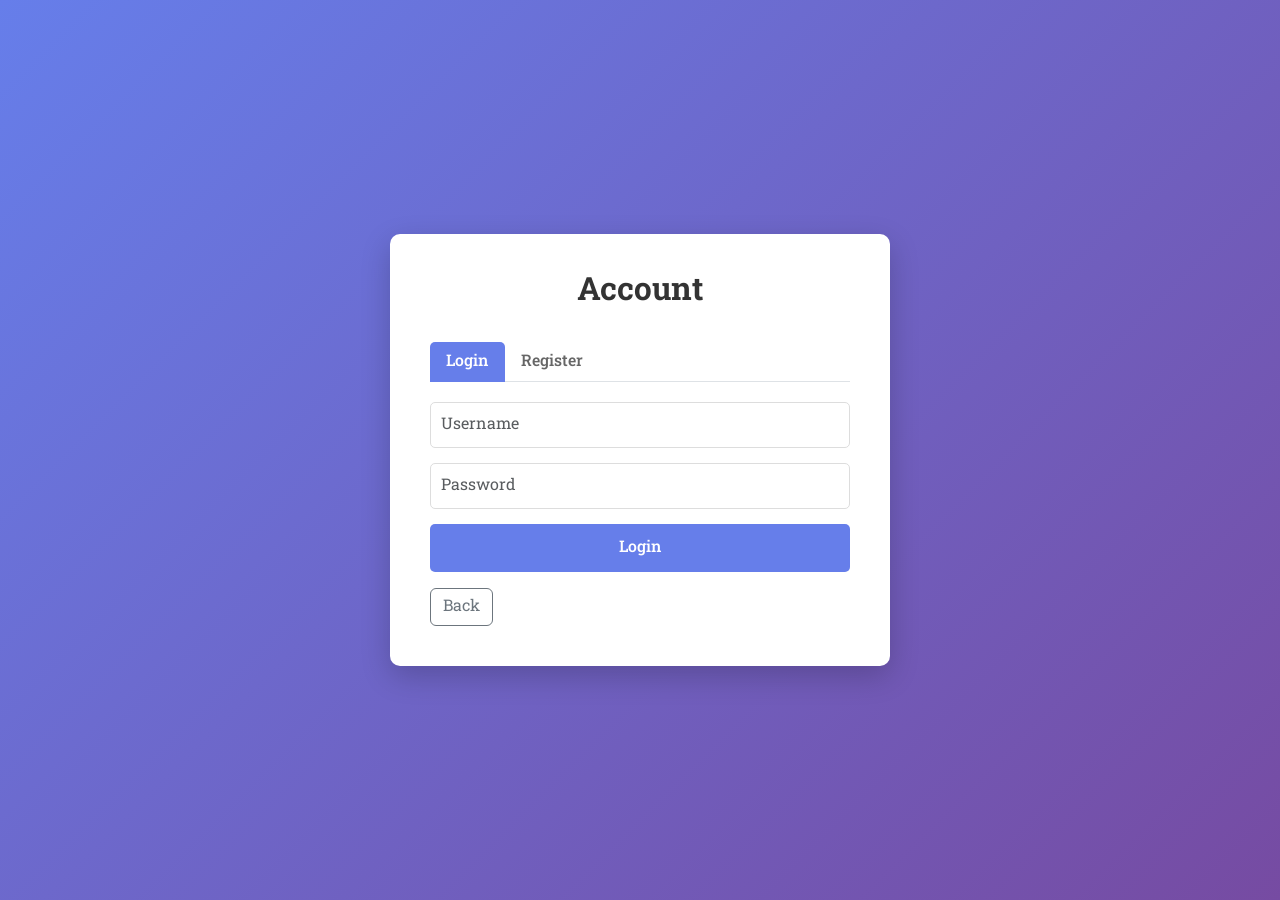
<file: account.html>
<!DOCTYPE html>
<html lang="en">
  <head>
    <meta charset="UTF-8" />
    <meta name="viewport" content="width=device-width, initial-scale=1" />
    <title>Account - TechShop</title>
    <link href="assets/css/bootstrap.css" rel="stylesheet" />
    <link
      rel="stylesheet"
      href="https://cdn.jsdelivr.net/npm/bootstrap-icons@1.13.1/font/bootstrap-icons.min.css"
    />
    <link
      href="https://fonts.googleapis.com/css2?family=Hanuman:wght@100;300;400;700;900&display=swap"
      rel="stylesheet"
    />
    <link rel="stylesheet" href="assets/css/auth-cart.css" />
    <style>
      body {
        background: linear-gradient(135deg, #667eea 0%, #764ba2 100%);
        font-family: "Hanuman", sans-serif;
        min-height: 100vh;
        display: flex;
        align-items: center;
        justify-content: center;
        margin: 0;
      }
      .account-container {
        background: #ffffff;
        border-radius: 10px;
        box-shadow: 0 10px 30px rgba(0, 0, 0, 0.2);
        padding: 40px;
        max-width: 500px;
        width: 100%;
      }
      .account-container h2 {
        text-align: center;
        margin-bottom: 30px;
        color: #333;
        font-weight: 700;
      }
      .nav-tabs .nav-link {
        border: none;
        color: #666;
        font-weight: 600;
      }
      .nav-tabs .nav-link.active {
        background: #667eea;
        color: white;
        border-radius: 5px 5px 0 0;
      }
      .form-control {
        border-radius: 5px;
        border: 1px solid #ddd;
        padding: 10px;
        margin-bottom: 15px;
      }
      .btn-account {
        background: #667eea;
        border: none;
        border-radius: 5px;
        padding: 12px;
        width: 100%;
        color: white;
        font-weight: 600;
        transition: background 0.3s ease;
      }
      .btn-account:hover {
        background: #667eea;
      }
      .tab-content {
        padding-top: 20px;
      }
    </style>
  </head>
  <body>
    <div class="account-container">
      <h2>Account</h2>
      <ul class="nav nav-tabs" id="accountTab" role="tablist">
        <li class="nav-item" role="presentation">
          <button
            class="nav-link active"
            id="login-tab"
            data-bs-toggle="tab"
            data-bs-target="#login"
            type="button"
            role="tab"
            aria-controls="login"
            aria-selected="true"
          >
            Login
          </button>
        </li>
        <li class="nav-item" role="presentation">
          <button
            class="nav-link"
            id="register-tab"
            data-bs-toggle="tab"
            data-bs-target="#register"
            type="button"
            role="tab"
            aria-controls="register"
            aria-selected="false"
          >
            Register
          </button>
        </li>
      </ul>
      <div class="tab-content" id="accountTabContent">
        <div
          class="tab-pane fade show active"
          id="login"
          role="tabpanel"
          aria-labelledby="login-tab"
        >
          <form id="loginForm">
            <input
              type="text"
              id="loginUsername"
              class="form-control"
              placeholder="Username"
              required
            />
            <input
              type="password"
              id="loginPassword"
              class="form-control"
              placeholder="Password"
              required
            />
            <button type="submit" class="btn btn-account">Login</button>
          </form>
          <button
            class="btn btn-outline-secondary mt-3"
            onclick="window.history.back()"
          >
            Back
          </button>
        </div>
        <div
          class="tab-pane fade"
          id="register"
          role="tabpanel"
          aria-labelledby="register-tab"
        >
          <form id="registerForm">
            <input
              type="text"
              id="registerUsername"
              class="form-control"
              placeholder="Username"
              required
            />
            <input
              type="email"
              id="registerEmail"
              class="form-control"
              placeholder="Email"
              required
            />
            <input
              type="password"
              id="registerPassword"
              class="form-control"
              placeholder="Password"
              required
            />
            <button type="submit" class="btn btn-account">Register</button>
          </form>
          <button
            class="btn btn-outline-secondary mt-3"
            onclick="window.history.back()"
          >
            Back
          </button>
        </div>
      </div>
    </div>

    <script src="assets/js/bootstrap.bundle.min.js"></script>
    <script src="assets/js/auth-cart.js"></script>
    <script>
      document
        .getElementById("loginForm")
        .addEventListener("submit", function (e) {
          e.preventDefault();
          const username = document.getElementById("loginUsername").value;
          const password = document.getElementById("loginPassword").value;
          const res = loginUser(username, password);
          if (res.ok) {
            alert("Login successful!");
            window.location.href = "index.html";
          } else {
            alert(res.msg);
          }
        });

      document
        .getElementById("registerForm")
        .addEventListener("submit", function (e) {
          e.preventDefault();
          const username = document.getElementById("registerUsername").value;
          const email = document.getElementById("registerEmail").value;
          const password = document.getElementById("registerPassword").value;
          const res = registerUser(username, email, password);
          if (res.ok) {
            alert("Registration successful! Please login.");
            // Switch to login tab
            const loginTab = new bootstrap.Tab(
              document.getElementById("login-tab")
            );
            loginTab.show();
          } else {
            alert(res.msg);
          }
        });
    </script>
  </body>
</html>
</file>
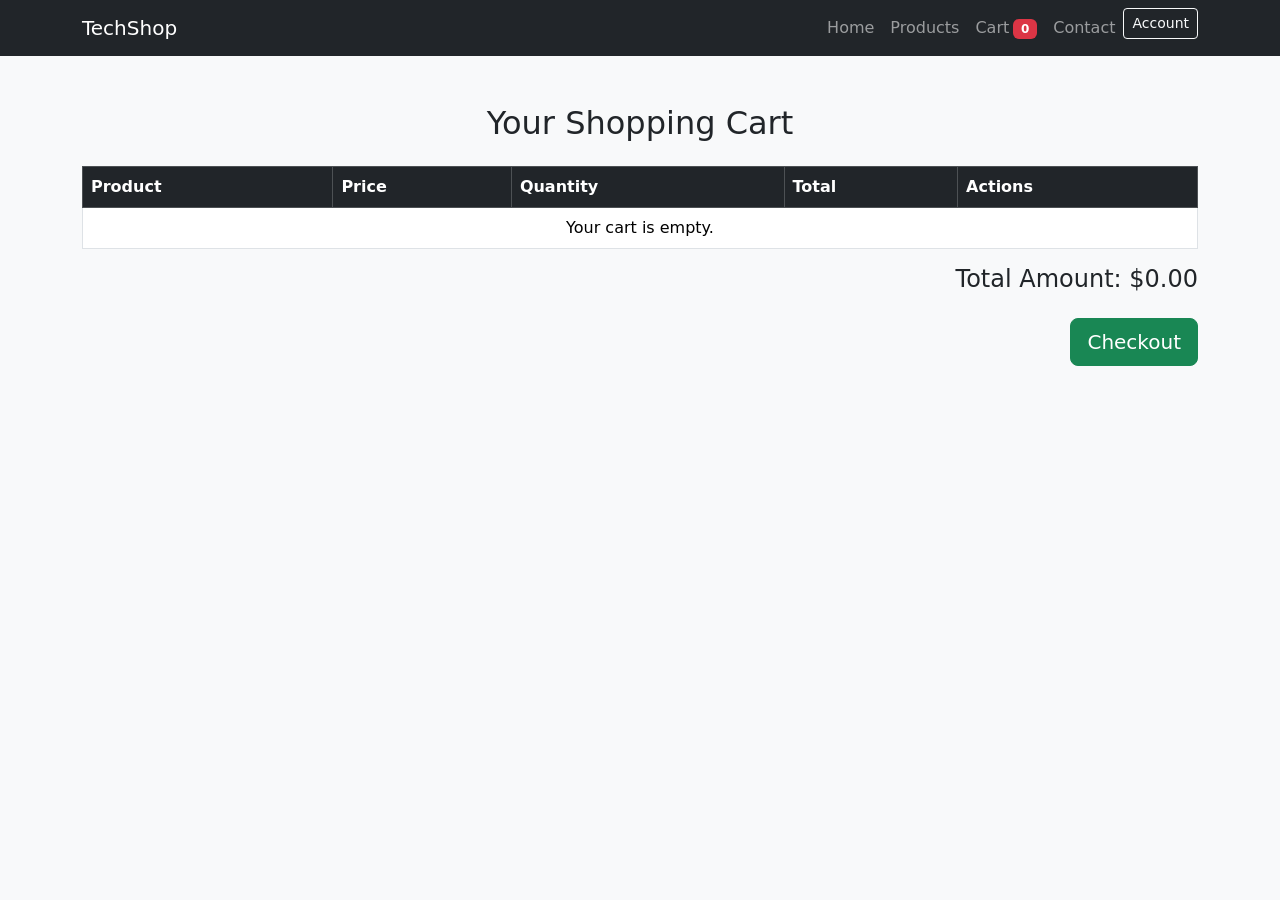
<file: cart.html>
<!DOCTYPE html>
<html lang="en">
  <head>
    <meta charset="UTF-8" />
    <meta name="viewport" content="width=device-width, initial-scale=1" />
    <title>Cart</title>
    <link rel="stylesheet" href="assets/css/auth-cart.css" />

    <link href="assets/css/bootstrap.css" rel="stylesheet" />
    <link
      href="https://fonts.googleapis.com/css2?family=Hanuman:wght@100;300;400;700;900&display=swap"
      rel="stylesheet"
    />
    <link rel="stylesheet" href="assets/css/style.css" />
  </head>
  <body>
    <nav
      class="navbar navbar-expand-lg navbar-dark bg-dark position-sticky top-0 z-3"
    >
      <div class="container">
        <a class="navbar-brand" href="index.html">TechShop</a>
        <button
          class="navbar-toggler"
          type="button"
          data-bs-toggle="collapse"
          data-bs-target="#navbarNav"
        >
          <span class="navbar-toggler-icon"></span>
        </button>

        <div class="collapse navbar-collapse" id="navbarNav">
          <ul class="navbar-nav ms-auto">
            <li class="nav-item">
              <a class="nav-link" href="index.html">Home</a>
            </li>
            <li class="nav-item">
              <a class="nav-link" href="products.html">Products</a>
            </li>
            <li class="nav-item">
              <a class="nav-link" href="cart.html">Cart</a>
            </li>
            <li class="nav-item">
              <a class="nav-link" href="contact.html">Contact</a>
            </li>
          </ul>
        </div>
      </div>
    </nav>

    <main>
      <div class="container my-5">
        <h2 class="text-center mb-4">Your Shopping Cart</h2>
        <div class="table-responsive">
          <table class="table table-bordered align-middle">
            <thead class="table-dark">
              <tr>
                <th scope="col">Product</th>
                <th scope="col">Price</th>
                <th scope="col">Quantity</th>
                <th scope="col">Total</th>
                <th scope="col">Actions</th>
              </tr>
            </thead>
            <tbody id="cart-items">
              <!-- Cart items will be dynamically inserted here -->
            </tbody>
          </table>
        </div>
        <div class="d-flex justify-content-end">
          <h4>Total Amount: $<span id="total-amount">0.00</span></h4>
        </div>
        <div class="d-flex justify-content-end mt-3">
          <button id="checkout-btn" class="btn btn-success btn-lg">
            Checkout
          </button>
        </div>
      </div>
    </main>
    <script src="assets/js/auth-cart.js"></script>

    <script>
      // Use helper getCart/saveCart from auth-cart.js if available,
      // otherwise fallback to 'cart' key for backward compatibility.
      function readCartFallback() {
        return JSON.parse(localStorage.getItem("cart")) || [];
      }
      function writeCartFallback(cart) {
        localStorage.setItem("cart", JSON.stringify(cart));
      }

      // Try to use getCart/saveCart if defined by auth-cart.js
      const hasHelpers =
        typeof getCart === "function" && typeof saveCart === "function";

      // Load cart
      let cart = hasHelpers ? getCart() : readCartFallback();

      function renderCart() {
        const cartItemsContainer = document.getElementById("cart-items");
        const totalAmountElement = document.getElementById("total-amount");
        cartItemsContainer.innerHTML = "";
        let totalAmount = 0;

        if (!cart || cart.length === 0) {
          cartItemsContainer.innerHTML = `
        <tr>
          <td colspan="5" class="text-center">Your cart is empty.</td>
        </tr>
      `;
          totalAmountElement.textContent = "0.00";
          updateCartBadgeIfExists();
          return;
        }

        cart.forEach((item, index) => {
          const itemTotal = item.price * item.quantity;
          totalAmount += itemTotal;

          const row = document.createElement("tr");
          row.innerHTML = `
        <td>${item.name}</td>
        <td>$${Number(item.price).toFixed(2)}</td>
        <td>
          <input type="number" min="1" value="${
            item.quantity
          }" class="form-control quantity-input" data-index="${index}">
        </td>
        <td>$${itemTotal.toFixed(2)}</td>
        <td>
          <button class="btn btn-danger btn-sm remove-item-btn" data-index="${index}">Remove</button>
        </td>
      `;
          cartItemsContainer.appendChild(row);
        });

        totalAmountElement.textContent = totalAmount.toFixed(2);
        attachEventListeners();
        updateCartBadgeIfExists();
      }

      function attachEventListeners() {
        // Update quantity
        document.querySelectorAll(".quantity-input").forEach((input) => {
          input.addEventListener("change", (e) => {
            const index = Number(e.target.getAttribute("data-index"));
            const newQuantity = parseInt(e.target.value);
            if (newQuantity > 0) {
              cart[index].quantity = newQuantity;
              persistCart();
              renderCart();
            } else {
              // reset to 1 if invalid
              e.target.value = cart[index].quantity || 1;
            }
          });
        });

        // Remove item
        document.querySelectorAll(".remove-item-btn").forEach((button) => {
          button.addEventListener("click", (e) => {
            const index = Number(e.target.getAttribute("data-index"));
            cart.splice(index, 1);
            persistCart();
            renderCart();
          });
        });

        // Checkout
        const checkoutBtn = document.getElementById("checkout-btn");
        if (checkoutBtn) {
          checkoutBtn.removeEventListener("click", checkoutHandler); // safe remove if previously bound
          checkoutBtn.addEventListener("click", checkoutHandler);
        }
      }

      function persistCart() {
        if (hasHelpers) {
          saveCart(cart);
        } else {
          writeCartFallback(cart);
        }
        // update global badge if helper exists
        if (typeof updateCartBadge === "function") updateCartBadge();
      }

      function updateCartBadgeIfExists() {
        if (typeof updateCartBadge === "function") {
          updateCartBadge();
        } else {
          // fallback: update element with id cart-badge if present
          const badge = document.getElementById("cart-badge");
          if (badge) {
            const totalQty = cart.reduce((s, i) => s + (i.quantity || 0), 0);
            badge.textContent = totalQty;
          }
        }
      }

      function checkoutHandler() {
        if (!cart || cart.length === 0) {
          alert("Your cart is empty. Please add items before checking out.");
          return;
        }

        let message = "I want to checkout my order:\n\n";
        let totalAmount = 0;
        cart.forEach((item) => {
          const itemTotal = item.price * item.quantity;
          totalAmount += itemTotal;
          message += `- ${item.name} (x${item.quantity}) = $${itemTotal.toFixed(
            2
          )}\n`;
        });
        message += `\nTotal Amount: $${totalAmount.toFixed(2)}`;

        const encodedMessage = encodeURIComponent(message);

        // Use TELEGRAM username without @
        const TELEGRAM_USERNAME = "HORSOHENG"; // <-- keep without @
        const telegramLink = `https://t.me/HORSOHENG?text=${encodedMessage}`;

        // Redirect to Telegram
        window.location.href = telegramLink;
      }

      // Initial render
      document.addEventListener("DOMContentLoaded", () => {
        // If auth-cart.js is loaded after this script, refresh cart and UI
        if (!hasHelpers && typeof getCart === "function") {
          // rebind to helpers
          cart = getCart();
        }
        renderCart();
      });
    </script>
  </body>
</html>
</file>
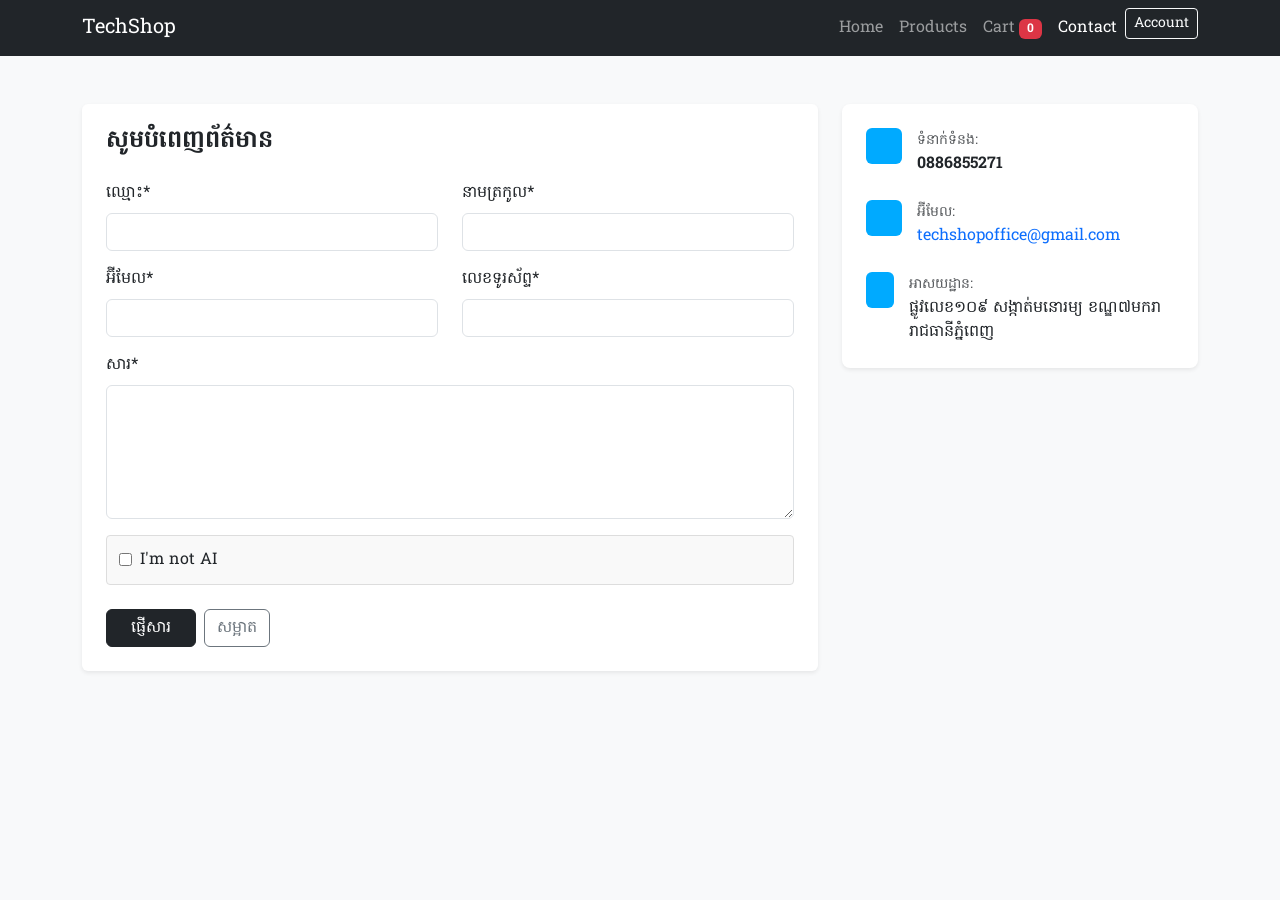
<file: contact.html>
<!DOCTYPE html>
<html lang="km">
  <head>
    <meta charset="UTF-8" />
    <meta name="viewport" content="width=device-width, initial-scale=1" />
    <title>Contact Us</title>

    <!-- Bootstrap CSS -->
    <link href="assets/css/bootstrap.css" rel="stylesheet" />

    <!-- Custom CSS -->
    <link
      href="https://fonts.googleapis.com/css2?family=Hanuman:wght@100;300;400;700;900&display=swap"
      rel="stylesheet"
    />
    <link rel="stylesheet" href="assets/css/style.css" />
    <link rel="stylesheet" href="assets/css/auth-cart.css" />

    <style>
      body {
        min-height: 100vh;
        display: flex;
        flex-direction: column;
      }
      .contact-box {
        background: #fff;
        border-radius: 6px;
      }
      .captcha-box {
        display: flex;
        align-items: center;
        gap: 8px;
      }
    </style>
  </head>
  <body>
    <nav
      class="navbar navbar-expand-lg navbar-dark bg-dark position-sticky top-0 z-3"
    >
      <div class="container">
        <a class="navbar-brand" href="index.html">TechShop</a>
        <button
          class="navbar-toggler"
          type="button"
          data-bs-toggle="collapse"
          data-bs-target="#navbarNav"
        >
          <span class="navbar-toggler-icon"></span>
        </button>

        <div class="collapse navbar-collapse" id="navbarNav">
          <ul class="navbar-nav ms-auto">
            <li class="nav-item">
              <a class="nav-link" href="index.html">Home</a>
            </li>
            <li class="nav-item">
              <a class="nav-link" href="products.html">Products</a>
            </li>
            <li class="nav-item">
              <a class="nav-link" href="cart.html">Cart</a>
            </li>
            <li class="nav-item">
              <a class="nav-link active" href="contact.html">Contact</a>
            </li>
          </ul>
        </div>
      </div>
    </nav>

    <div class="container my-5">
      <div class="row g-4">
        <!-- LEFT: CONTACT FORM -->
        <div class="col-lg-8">
          <div class="contact-box p-4 shadow-sm">
            <h4 class="fw-bold mb-4">សូមបំពេញព័ត៌មាន</h4>

            <form id="contactForm">
              <div class="row mb-3">
                <div class="col-md-6">
                  <label class="form-label">ឈ្មោះ*</label>
                  <input
                    type="text"
                    id="firstName"
                    class="form-control"
                    required
                  />
                </div>
                <div class="col-md-6">
                  <label class="form-label">នាមត្រកូល*</label>
                  <input
                    type="text"
                    id="lastName"
                    class="form-control"
                    required
                  />
                </div>
              </div>

              <div class="row mb-3">
                <div class="col-md-6">
                  <label class="form-label">អ៊ីមែល*</label>
                  <input
                    type="email"
                    id="email"
                    class="form-control"
                    required
                  />
                </div>
                <div class="col-md-6">
                  <label class="form-label">លេខទូរស័ព្ទ*</label>
                  <input type="tel" id="phone" class="form-control" required />
                </div>
              </div>

              <div class="mb-3">
                <label class="form-label">សារ*</label>
                <textarea
                  rows="5"
                  id="message"
                  class="form-control"
                  required
                ></textarea>
              </div>

              <!-- Fake reCAPTCHA UI -->
              <div class="mb-4">
                <div class="captcha-box">
                  <input type="checkbox" id="notRobot" />
                  <label for="notRobot" class="mb-0">I'm not AI</label>
                </div>
              </div>

              <div class="d-flex gap-2">
                <button type="submit" class="btn btn-dark px-4">ផ្ញើសារ</button>
                <button
                  type="button"
                  id="clearBtn"
                  class="btn btn-outline-secondary"
                >
                  សម្អាត
                </button>
              </div>

              <div id="feedback" class="mt-3" style="display: none"></div>
            </form>
          </div>
        </div>

        <!-- RIGHT: CONTACT INFO -->
        <div class="col-lg-4">
          <div class="info-box p-4 shadow-sm">
            <div class="info-item mb-4">
              <div class="icon-box"></div>
              <div>
                <small class="text-muted">ទំនាក់ទំនង:</small>
                <p class="mb-0 fw-bold">0886855271</p>
              </div>
            </div>

            <div class="info-item mb-4">
              <div class="icon-box"></div>
              <div>
                <small class="text-muted">អ៊ីមែល:</small>
                <p class="mb-0 text-primary">techshopoffice@gmail.com</p>
              </div>
            </div>

            <div class="info-item">
              <div class="icon-box"></div>
              <div>
                <small class="text-muted">អាសយដ្ឋាន:</small>
                <p class="mb-0">
                  ផ្លូវលេខ​១០៩ សង្កាត់មនោរម្យ ខណ្ឌ៧មករា រាជធានីភ្នំពេញ
                </p>
              </div>
            </div>
          </div>
        </div>
      </div>
    </div>

    <!-- Footer kept out if you already have one elsewhere -->

    <!-- Bootstrap JS -->
    <script src="assets/js/bootstrap.bundle.min.js"></script>

    <script>
      // Replace with your Telegram username (without @)
      const TELEGRAM_USERNAME = "YourTelegramUsername"; // e.g. Thanun_Huon

      const form = document.getElementById("contactForm");
      const feedback = document.getElementById("feedback");
      const clearBtn = document.getElementById("clearBtn");

      form.addEventListener("submit", function (e) {
        e.preventDefault();

        // Read values
        const firstName = document.getElementById("firstName").value.trim();
        const lastName = document.getElementById("lastName").value.trim();
        const email = document.getElementById("email").value.trim();
        const phone = document.getElementById("phone").value.trim();
        const message = document.getElementById("message").value.trim();
        const notRobot = document.getElementById("notRobot").checked;

        // Basic validation
        if (!firstName || !lastName || !email || !phone || !message) {
          alert("សូមបំពេញទិន្នន័យដែលមាន * ទាំងអស់។");
          return;
        }

        if (!notRobot) {
          alert("សូមបញ្ជាក់ថាអ្នកមិនមែន AI។");
          return;
        }

        // Build message (use encodeURIComponent for safety)
        let text = "";
        text += "New contact from TechShop%0A%0A";
        text +=
          encodeURIComponent("ឈ្មោះ: ") +
          encodeURIComponent(firstName + " " + lastName) +
          "%0A";
        text +=
          encodeURIComponent("លេខទូរស័ព្ទ: ") +
          encodeURIComponent(phone) +
          "%0A";
        text +=
          encodeURIComponent("អ៊ីមែល: ") + encodeURIComponent(email) + "%0A%0A";
        text +=
          encodeURIComponent("សារ: ") + encodeURIComponent(message) + "%0A%0A";
        text += encodeURIComponent("Source: Contact Page");

        // Telegram deep link
        const telegramLink = `https://t.me/HORSOHENG?text=${text}`;

        // Redirect to Telegram (user must press Send in Telegram)
        window.location.href = telegramLink;

        // Show feedback
        feedback.style.display = "block";
        feedback.style.color = "#0f5132";
        feedback.textContent =
          "Opening Telegram with your message. Please press Send to complete.";
      });

      clearBtn.addEventListener("click", () => {
        form.reset();
        feedback.style.display = "none";
      });
    </script>
    <script src="assets/js/auth-cart.js"></script>
  </body>
</html>
</file>
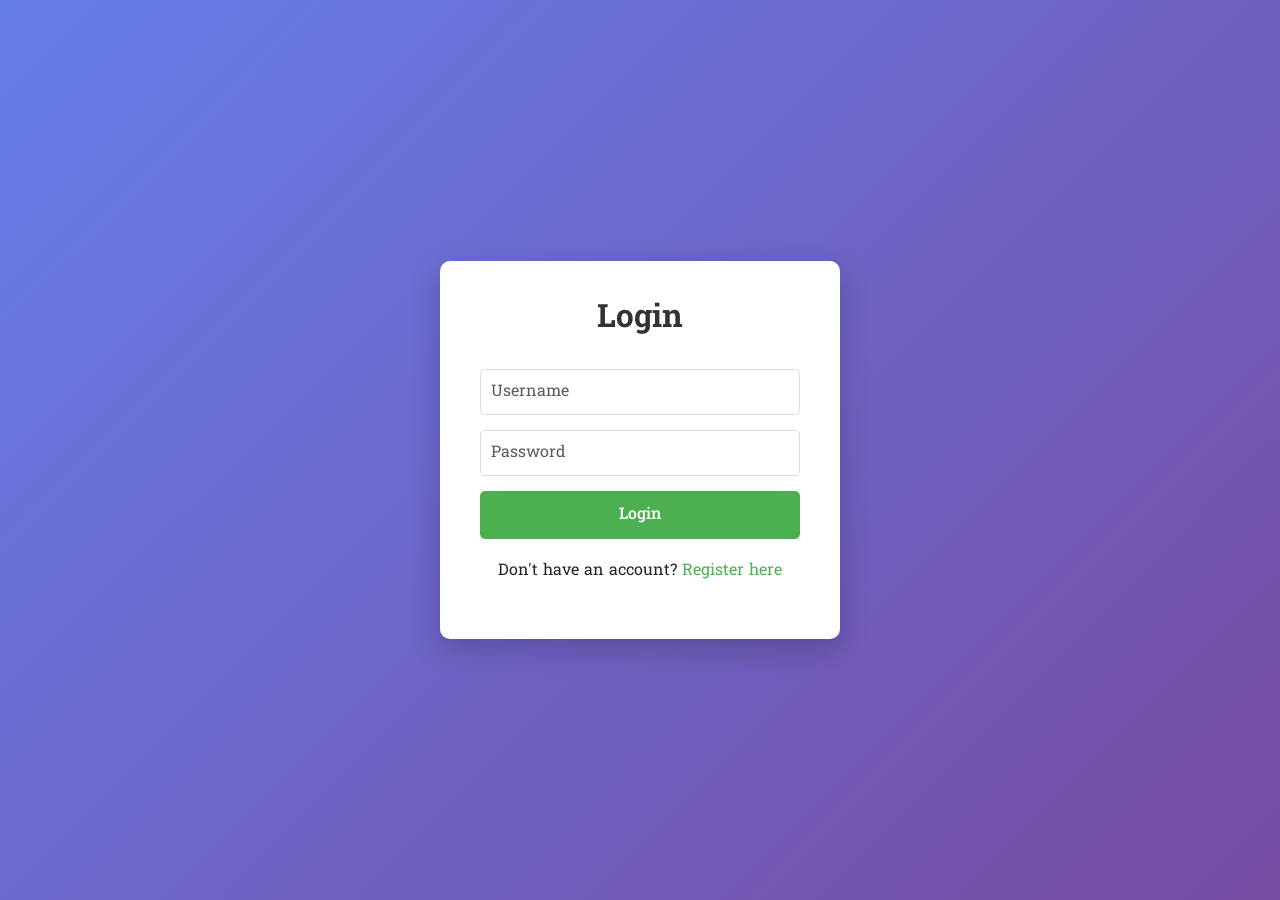
<file: login.html>
<!DOCTYPE html>
<html lang="en">
  <head>
    <meta charset="UTF-8" />
    <meta name="viewport" content="width=device-width, initial-scale=1" />
    <title>Login - TechShop</title>
    <link href="assets/css/bootstrap.css" rel="stylesheet" />
    <link
      rel="stylesheet"
      href="https://cdn.jsdelivr.net/npm/bootstrap-icons@1.13.1/font/bootstrap-icons.min.css"
    />
    <link
      href="https://fonts.googleapis.com/css2?family=Hanuman:wght@100;300;400;700;900&display=swap"
      rel="stylesheet"
    />
    <link rel="stylesheet" href="assets/css/auth-cart.css" />
    <style>
      body {
        background: linear-gradient(135deg, #667eea 0%, #764ba2 100%);
        font-family: "Hanuman", sans-serif;
        min-height: 100vh;
        display: flex;
        align-items: center;
        justify-content: center;
        margin: 0;
      }
      .login-container {
        background: #ffffff;
        border-radius: 10px;
        box-shadow: 0 10px 30px rgba(0, 0, 0, 0.2);
        padding: 40px;
        max-width: 400px;
        width: 100%;
      }
      .login-container h2 {
        text-align: center;
        margin-bottom: 30px;
        color: #333;
        font-weight: 700;
      }
      .form-control {
        border-radius: 5px;
        border: 1px solid #ddd;
        padding: 10px;
        margin-bottom: 15px;
      }
      .btn-login {
        background: #4caf50;
        border: none;
        border-radius: 5px;
        padding: 12px;
        width: 100%;
        color: white;
        font-weight: 600;
        transition: background 0.3s ease;
      }
      .btn-login:hover {
        background: #45a049;
      }
      .register-link {
        text-align: center;
        margin-top: 20px;
      }
      .register-link a {
        color: #4caf50;
        text-decoration: none;
      }
      .register-link a:hover {
        text-decoration: underline;
      }
    </style>
  </head>
  <body>
    <div class="login-container">
      <h2>Login</h2>
      <form id="loginForm">
        <input
          type="text"
          id="username"
          class="form-control"
          placeholder="Username"
          required
        />
        <input
          type="password"
          id="password"
          class="form-control"
          placeholder="Password"
          required
        />
        <button type="submit" class="btn btn-login">Login</button>
      </form>
      <div class="register-link">
        <p>Don't have an account? <a href="register.html">Register here</a></p>
      </div>
    </div>

    <script src="assets/js/bootstrap.bundle.min.js"></script>
    <script src="assets/js/auth-cart.js"></script>
    <script>
      document
        .getElementById("loginForm")
        .addEventListener("submit", function (e) {
          e.preventDefault();
          const username = document.getElementById("username").value;
          const password = document.getElementById("password").value;
          const res = loginUser(username, password);
          if (res.ok) {
            alert("Login successful!");
            window.location.href = "index.html";
          } else {
            alert(res.msg);
          }
        });
    </script>
  </body>
</html>
</file>
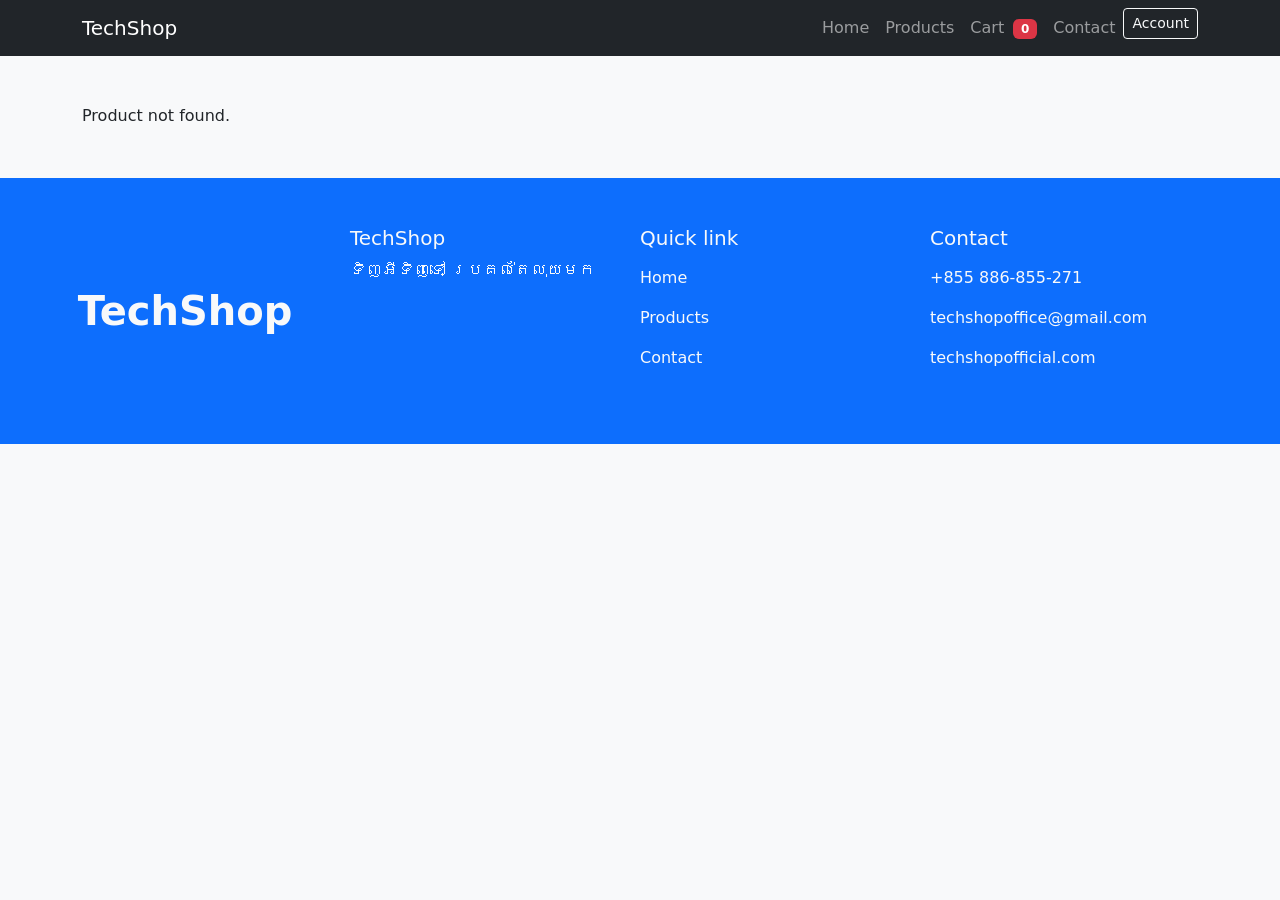
<file: product-detail.html>
<!DOCTYPE html>
<html lang="en">
  <head>
    <meta charset="UTF-8" />
    <meta name="viewport" content="width=device-width, initial-scale=1" />
    <title>Product Detail</title>
    <link href="assets/css/bootstrap.css" rel="stylesheet" />
    <link
      href="https://fonts.googleapis.com/css2?family=Hanuman:wght@100;300;400;700;900&display=swap"
      rel="stylesheet"
    />
    <link rel="stylesheet" href="assets/css/style.css" />
  </head>
  <body>
    <nav
      class="navbar navbar-expand-lg navbar-dark bg-dark position-sticky top-0 z-3"
    >
      <div class="container">
        <a class="navbar-brand" href="index.html">TechShop</a>
        <button
          class="navbar-toggler"
          type="button"
          data-bs-toggle="collapse"
          data-bs-target="#navbarNav"
        >
          <span class="navbar-toggler-icon"></span>
        </button>

        <div class="collapse navbar-collapse" id="navbarNav">
          <ul class="navbar-nav ms-auto">
            <li class="nav-item">
              <a class="nav-link" href="index.html">Home</a>
            </li>
            <li class="nav-item">
              <a class="nav-link" href="products.html">Products</a>
            </li>

            <!-- Cart link with badge (auth-cart.js will update badge) -->
            <li class="nav-item">
              <a class="nav-link" href="cart.html"
                >Cart
                <span id="cart-badge" class="badge bg-danger ms-1">0</span></a
              >
            </li>

            <li class="nav-item">
              <a class="nav-link" href="contact.html">Contact</a>
            </li>

            <!-- Auth container (injected UI for login/register) -->
            <li class="nav-item">
              <div id="auth-container" class="d-flex align-items-center"></div>
            </li>
          </ul>
        </div>
      </div>
    </nav>

    <div class="container my-5" id="product-detail">
      <!-- Product detail will be inserted here -->
    </div>

    <footer class="">
      <div
        class="container-fluid bg-primary position-sticky top-100 align-items-center text-light"
      >
        <nav class="navbar p-5">
          <div class="row align-items-center justify-content-between w-100">
            <div class="col-3 text-center">
              <a href="#" class="navbar-brand fs-1 fw-bold text-light"
                >TechShop</a
              >
            </div>
            <div class="col-3 text-start" style="height: 170px">
              <h5>TechShop</h5>
              <p>ទិញអីទិញទៅ ប្រគល់តែលុយមក​</p>
            </div>
            <div class="col-3 text-start" style="height: 170px">
              <h5>Quick link</h5>
              <ul class="navbar-nav">
                <li class="nav-item">
                  <a href="#" class="nav-link text-light">Home</a>
                </li>
                <li class="nav-item">
                  <a href="products.html" class="nav-link text-light"
                    >Products</a
                  >
                </li>
                <li class="nav-item">
                  <a href="#" class="nav-link text-light">Contact</a>
                </li>
              </ul>
            </div>
            <div class="col-3 text-start" style="height: 170px">
              <h5>Contact</h5>
              <ul class="navbar-nav">
                <li class="nav-item">
                  <a href="" class="nav-link text-light">+855 886-855-271</a>
                </li>
                <li class="nav-item">
                  <a href="#" class="nav-link text-light"
                    >techshopoffice@gmail.com</a
                  >
                </li>
                <li class="nav-item">
                  <a href="" class="nav-link text-light"
                    >techshopofficial.com</a
                  >
                </li>
              </ul>
              <ul class="navbar-nav d-flex flex-row gap-3">
                <li class="nav-item">
                  <a href="https://t.me/HORSOHENG" class="nav-link text-light"
                    ><i class="bi bi-telegram me-2"></i
                  ></a>
                </li>
                <li class="nav-item">
                  <a href="#" class="nav-link text-light"
                    ><i class="bi bi-envelope-at-fill me-2"></i
                  ></a>
                </li>
                <li class="nav-item">
                  <a
                    href="https://www.facebook.com/heng.mayweather"
                    class="nav-link text-light"
                    ><i class="bi bi-facebook me-2"></i
                  ></a>
                </li>
              </ul>
            </div>
          </div>
        </nav>
      </div>
    </footer>

    <script>
      const products = [
        {
          id: 1,
          name: "SONY WH-1000XM5 Wireless Industry Leading Noise Canceling Headphones",
          price: 299.0,
          image: "assets/images/sonyhead.jpg",
        },
        {
          id: 2,
          name: "Mouse Fashion Wired Mouse 3600N",
          price: 6.0,
          image: "assets/images/mouse.jpg",
        },
        {
          id: 3,
          name: "ខ្សែសាកល្បឿនលឿន​​ ANKER PowerLine III Flow USB-C With Lightning Connector",
          price: 17.0,
          image: "assets/images/chargAnker.jpg",
        },
        {
          id: 7,
          name: "នាឡិកាឆ្លាតវៃ ​KIESLECT Lora3 (PINK",
          price: 79,
          image: "assets/images/នាឡិកាឆ្លាតវៃ ​KIESLECT Lora3 (PINK.jpg",
        },
        {
          id: 8,
          name: "នាឡិកាឆ្លាតវៃ HUAWEI WATCH FIT 4",
          price: 119,
          image: "assets/images/HUAWEI WATCH FIT 4.jpg",
        },
        {
          id: 9,
          name: "ថ្មជំនួយទូរសព្ទ REMAX POWER BANK RPP-533 PD20+22.5W 10000mAh",
          price: 29,
          image:
            "assets/images/ថ្មជំនួយទូរសព្ទ REMAX POWER BANK RPP-533 PD20+22.5W 10000mAh.jpg",
        },
        {
          id: 10,
          name: "HUAWEI M-Pen lite",
          price: 20,
          image: "assets/images/HUAWEI M-Pen lite.jpg",
        },
        {
          id: 11,
          name: "POWER BANK CUKTECH CP24 40W ( 20000mAh )Wireless Headphone",
          price: 39,
          image: "assets/images/POWER BANK CUKTECH CP24 40W ( 20000mAh ).jpg",
        },
        {
          id: 12,
          name: " LDNIO USB-A+C HUB 4 IN 1 Adapter DS-114uc",
          price: 29,
          image: "assets/images/adapter.jpg",
        },
        {
          id: 13,
          name: "Speaker Divoom Minitoo",
          price: 39,
          image: "assets/images/Speaker Divoom Minitoo.jpg",
        },
        {
          id: 14,
          name: "BMTJ GRAMMY SINCE 2007",
          price: 17,
          image: "assets/images/BMTJ GRAMMY SINCE 2007.jpg",
        },
        {
          id: 15,
          name: "Speaker Divoom Tiivoo2 (White)",
          price: 69,
          image: "assets/images/Speaker Divoom Tiivoo2 (White).jpg",
        },
        {
          id: 16,
          name: "ឧបករណ៍បំពងសម្លេង​ SONY SES-XE200 Bluetooth",
          price: 109,
          image: "assets/images/ឧបករណ៍បំពងសម្លេង​ SONY SES-XE200 Bluetooth.jpg",
        },
        {
          id: 17,
          name: "Apple EarPods គុណភាពខ្ពស និងប្រើឌុយ USB-C",
          price: 38,
          image: "assets/images/Apple EarPods គុណភាពខ្ពស និងប្រើឌុយ USB-C.jpg",
        },
        {
          id: 18,
          name: "REMAX AMOLED WATCH30",
          price: 59,
          image: "assets/images/REMAX AMOLED WATCH30.jpg",
        },
        {
          id: 19,
          name: "Apple USB-C Charge Cable (1m)",
          price: 28,
          image: "assets/images/Apple USB-C Charge Cable (1m).jpg",
        },
        {
          id: 20,
          name: "ថ្មជំនួយទូរសព្ទទាន់សម័យ Magnetic Charger W50",
          price: 18,
          image:
            "assets/images/ថ្មជំនួយទូរសព្ទទាន់សម័យ Magnetic Charger W50.jpg",
        },
      ];

      const urlParams = new URLSearchParams(window.location.search);
      const productId = parseInt(urlParams.get("id"));
      const product = products.find((p) => p.id === productId);

      if (product) {
        document.getElementById("product-detail").innerHTML = `
        <div class="row">
          <div class="col-md-6">
            <img src="${product.image}" class="img-fluid" />
          </div>
          <div class="col-md-6">
            <h3>${product.name}</h3>
            <p class="text-primary h5">$${product.price.toFixed(2)}</p>
            <p><strong>Brand:</strong> Coteci</p>
            <p><strong>Material:</strong> សម្ភារៈ</p>
            <p><strong>Origin:</strong> ប្រទេសចិន</p>
            <button class="btn btn-primary" id="add-to-cart">Add to Cart</button>
          </div>
        </div>
      `;

        document.getElementById("add-to-cart").addEventListener("click", () => {
          let cart = JSON.parse(localStorage.getItem("cart")) || [];
          const existing = cart.find((i) => i.id === product.id);

          if (existing) {
            existing.quantity++;
          } else {
            cart.push({
              id: product.id,
              name: product.name,
              price: product.price,
              quantity: 1,
            });
          }

          localStorage.setItem("cart", JSON.stringify(cart));
          alert(product.name + " added to cart");
        });
      } else {
        document.getElementById(
          "product-detail"
        ).innerHTML = `<p>Product not found.</p>`;
      }
    </script>

    <!-- Scripts -->
    <script src="assets/js/auth-cart.js"></script>
    <!-- Bootstrap JS -->
    <script src="assets/js/bootstrap.bundle.min.js"></script>
  </body>
</html>
</file>
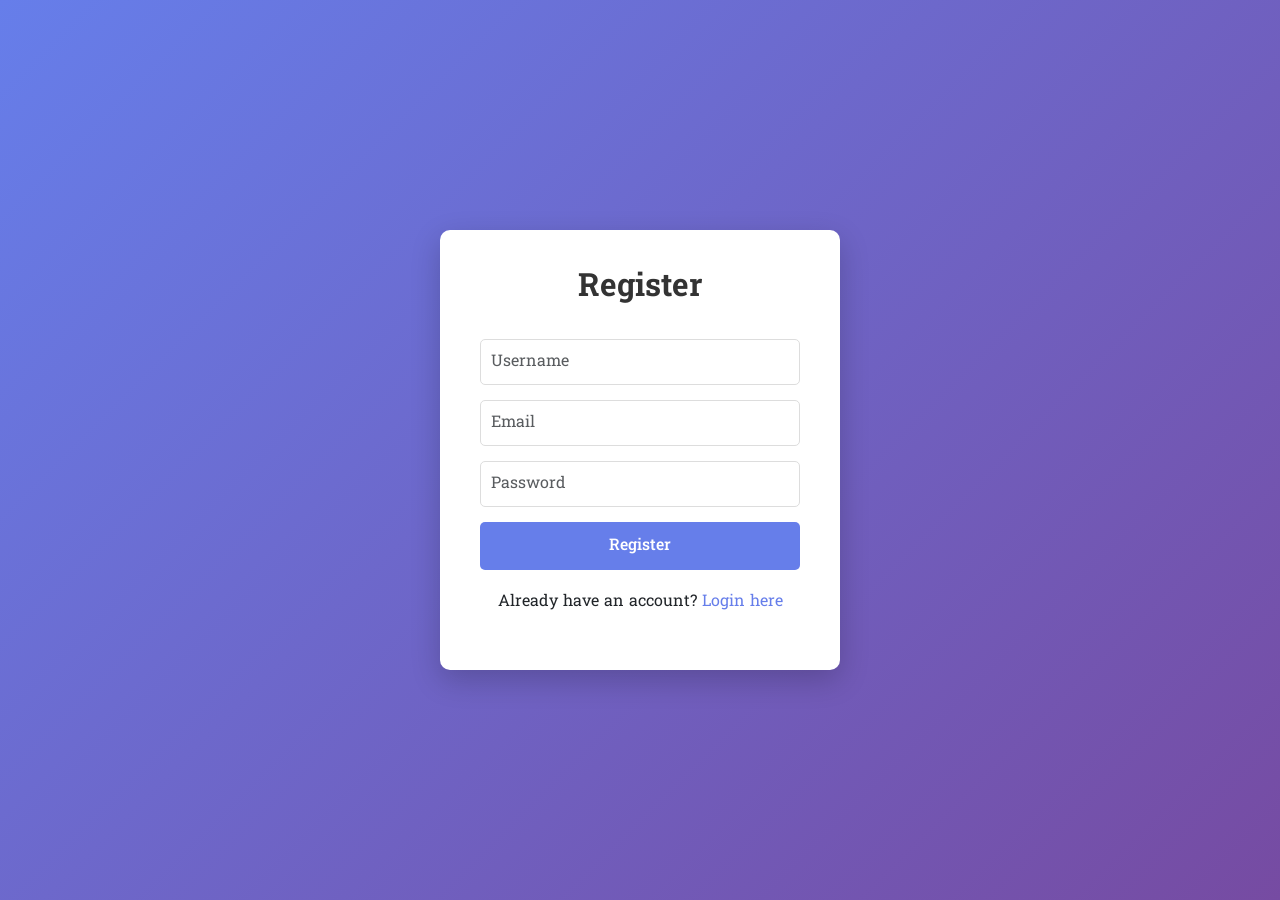
<file: register.html>
<!DOCTYPE html>
<html lang="en">
  <head>
    <meta charset="UTF-8" />
    <meta name="viewport" content="width=device-width, initial-scale=1" />
    <title>Register - TechShop</title>
    <link href="assets/css/bootstrap.css" rel="stylesheet" />
    <link
      rel="stylesheet"
      href="https://cdn.jsdelivr.net/npm/bootstrap-icons@1.13.1/font/bootstrap-icons.min.css"
    />
    <link
      href="https://fonts.googleapis.com/css2?family=Hanuman:wght@100;300;400;700;900&display=swap"
      rel="stylesheet"
    />
    <link rel="stylesheet" href="assets/css/auth-cart.css" />
    <style>
      body {
        background: linear-gradient(135deg, #667eea 0%, #764ba2 100%);
        font-family: "Hanuman", sans-serif;
        min-height: 100vh;
        display: flex;
        align-items: center;
        justify-content: center;
        margin: 0;
      }
      .register-container {
        background: #ffffff;
        border-radius: 10px;
        box-shadow: 0 10px 30px rgba(0, 0, 0, 0.2);
        padding: 40px;
        max-width: 400px;
        width: 100%;
      }
      .register-container h2 {
        text-align: center;
        margin-bottom: 30px;
        color: #333;
        font-weight: 700;
      }
      .form-control {
        border-radius: 5px;
        border: 1px solid #ddd;
        padding: 10px;
        margin-bottom: 15px;
      }
      .btn-register {
        background: #667eea;
        border: none;
        border-radius: 5px;
        padding: 12px;
        width: 100%;
        color: white;
        font-weight: 600;
        transition: background 0.3s ease;
      }
      .btn-register:hover {
        background: #667eea;
      }
      .login-link {
        text-align: center;
        margin-top: 20px;
      }
      .login-link a {
        color: #667eea;
        text-decoration: none;
      }
      .login-link a:hover {
        text-decoration: underline;
      }
    </style>
  </head>
  <body>
    <div class="register-container">
      <h2>Register</h2>
      <form id="registerForm">
        <input
          type="text"
          id="username"
          class="form-control"
          placeholder="Username"
          required
        />
        <input
          type="email"
          id="email"
          class="form-control"
          placeholder="Email"
          required
        />
        <input
          type="password"
          id="password"
          class="form-control"
          placeholder="Password"
          required
        />
        <button type="submit" class="btn btn-register">Register</button>
      </form>
      <div class="login-link">
        <p>Already have an account? <a href="login.html">Login here</a></p>
      </div>
    </div>

    <script src="assets/js/bootstrap.bundle.min.js"></script>
    <script src="assets/js/auth-cart.js"></script>
    <script>
      document
        .getElementById("registerForm")
        .addEventListener("submit", function (e) {
          e.preventDefault();
          const username = document.getElementById("username").value;
          const email = document.getElementById("email").value;
          const password = document.getElementById("password").value;
          const res = registerUser(username, email, password);
          if (res.ok) {
            alert("Registration successful! Please login.");
            window.location.href = "login.html";
          } else {
            alert(res.msg);
          }
        });
    </script>
  </body>
</html>
</file>
<file: assets/css/auth-cart.css>
/* auth-cart.css
   Paste this file to assets/css/auth-cart.css and include it in your pages.
*/

.auth-modal {
  position: fixed;
  inset: 0;
  display: flex;
  align-items: center;
  justify-content: center;
  background: rgba(0,0,0,0.45);
  z-index: 9999;
}
.auth-content {
  background: #fff;
  padding: 20px;
  border-radius: 8px;
  width: 320px;
  box-shadow: 0 8px 24px rgba(0,0,0,0.2);
}
.auth-content h5 {
  margin-bottom: 12px;
}
.auth-content .form-control {
  height: 40px;
}
</file>
<file: assets/css/style.css>
body {
  font-family: Arial, sans-serif;
}

.card img {
  height: 200px;
  object-fit: cover;
}

footer {
  margin-top: 50px;
}
body {
  background: #f8f9fa;
}

/* Left form box */
.contact-box {
  background: #fff;
  border-radius: 8px;
  box-shadow: 0 0 15px rgba(0, 0, 0, 0.05);
}

/* Right info box */
.info-box {
  background: #fff;
  border-radius: 8px;
  box-shadow: 0 0 15px rgba(0, 0, 0, 0.08);
}

/* Info item layout */
.info-item {
  display: flex;
  gap: 15px;
  align-items: flex-start;
}

/* Blue square icon */
.icon-box {
  width: 36px;
  height: 36px;
  background: #00aaff;
  border-radius: 6px;
}

/* Fake captcha */
.captcha-box {
  border: 1px solid #ddd;
  padding: 12px;
  display: inline-flex;
  align-items: center;
  gap: 10px;
  border-radius: 4px;
  background: #f9f9f9;
}
body {
  font-family: Inter, system-ui, -apple-system, "Segoe UI", Roboto,
    "Helvetica Neue", Arial;
}
:lang(km) {
  font-family: "Hanuman", serif;
}
.product-card img {
  width: 100%;
  height: 220px;
  object-fit: cover;
  border-radius: 8px;
}
.product-card .card-body {
  text-align: center;
}
</file>
